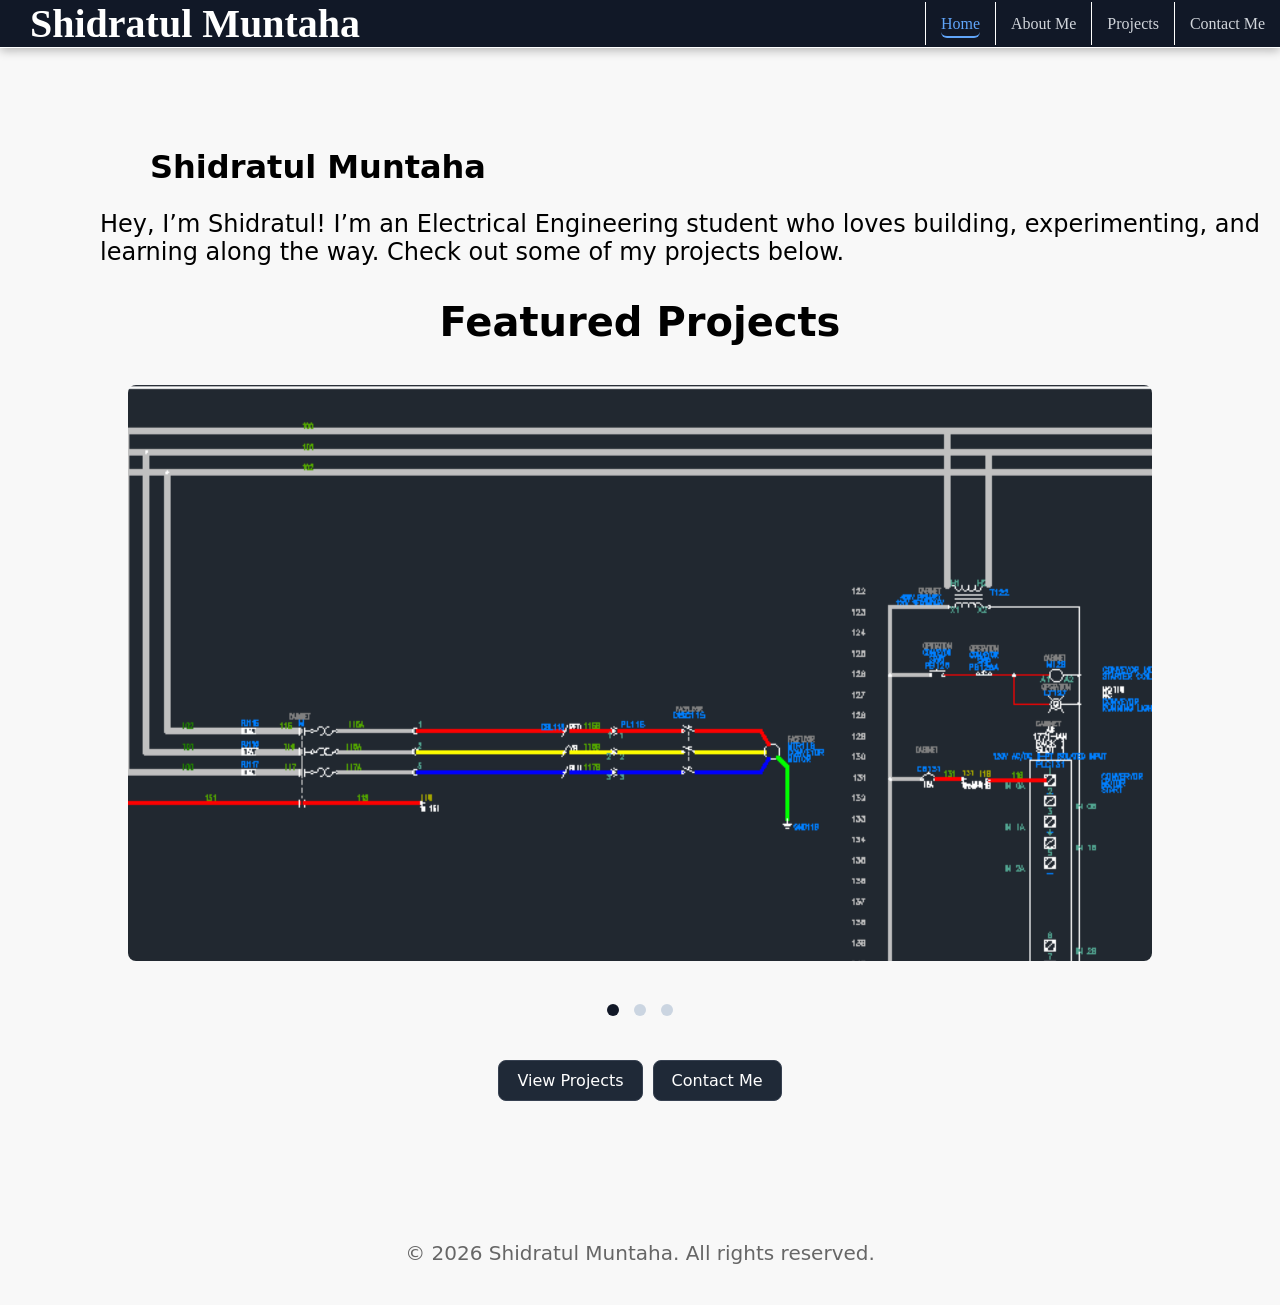
<file: index.html>
<!DOCTYPE html>
<html>
<head>
    <title>Shidratul Muntaha - Home</title>
    <meta charset="UTF-8">
    <meta name="description" content="A Personal Portfolio Website" />
    <meta name="author" content="Shidratul Muntaha">
    <meta name="viewport" content="width=device-width, initial-scale=1.0">
    <link rel="stylesheet" href="style.css">
</head>
<body>
    <nav class="navbar">
        <h2 class="logo">Shidratul Muntaha</h2>
        <ul class="navlinks">
            <li><a href="index.html" class="active">Home</a></li>
            <li><a href="about.html">About Me</a></li>
            <li><a href="projects.html">Projects</a></li>
            <li><a href="contact.html">Contact Me</a></li>
        </ul>
    </nav>

    <h1 class="heading">Shidratul Muntaha</h1>
    <p class="text"><span> </span> Hey, I’m Shidratul! I’m an Electrical Engineering student who loves building, experimenting, and learning along the way. Check out some of my projects below.</p>

    <h2 class="subheading">Featured Projects</h2>

    <div class="slider">
        <div class="track">
            <img src="images/Three-Phase Motor- Image1.png" alt="OpenGL Renderer">
            <img src="images/2D-Game-Image1.png" alt="Platformer">
            <img src="images/aslprojectphoto (1).png" alt="Project 3">
        </div>
    </div>

    <div class="dots">
        <span class="dot active"></span>
        <span class="dot"></span>
        <span class="dot"></span>
    </div>

    <div class="btn-container">
        <a href="projects.html" class="btn">View Projects</a>
        <a href="contact.html" class="btn">Contact Me</a>
    </div>
    <footer style="width: 100%; text-align: center; margin-top: 100px; padding: 20px; color: #666; font-size: 20px;">
        <p>© 2026 Shidratul Muntaha. All rights reserved.</p>
    </footer>

    <script src="script.js"></script>
</body>
</html>
</file>
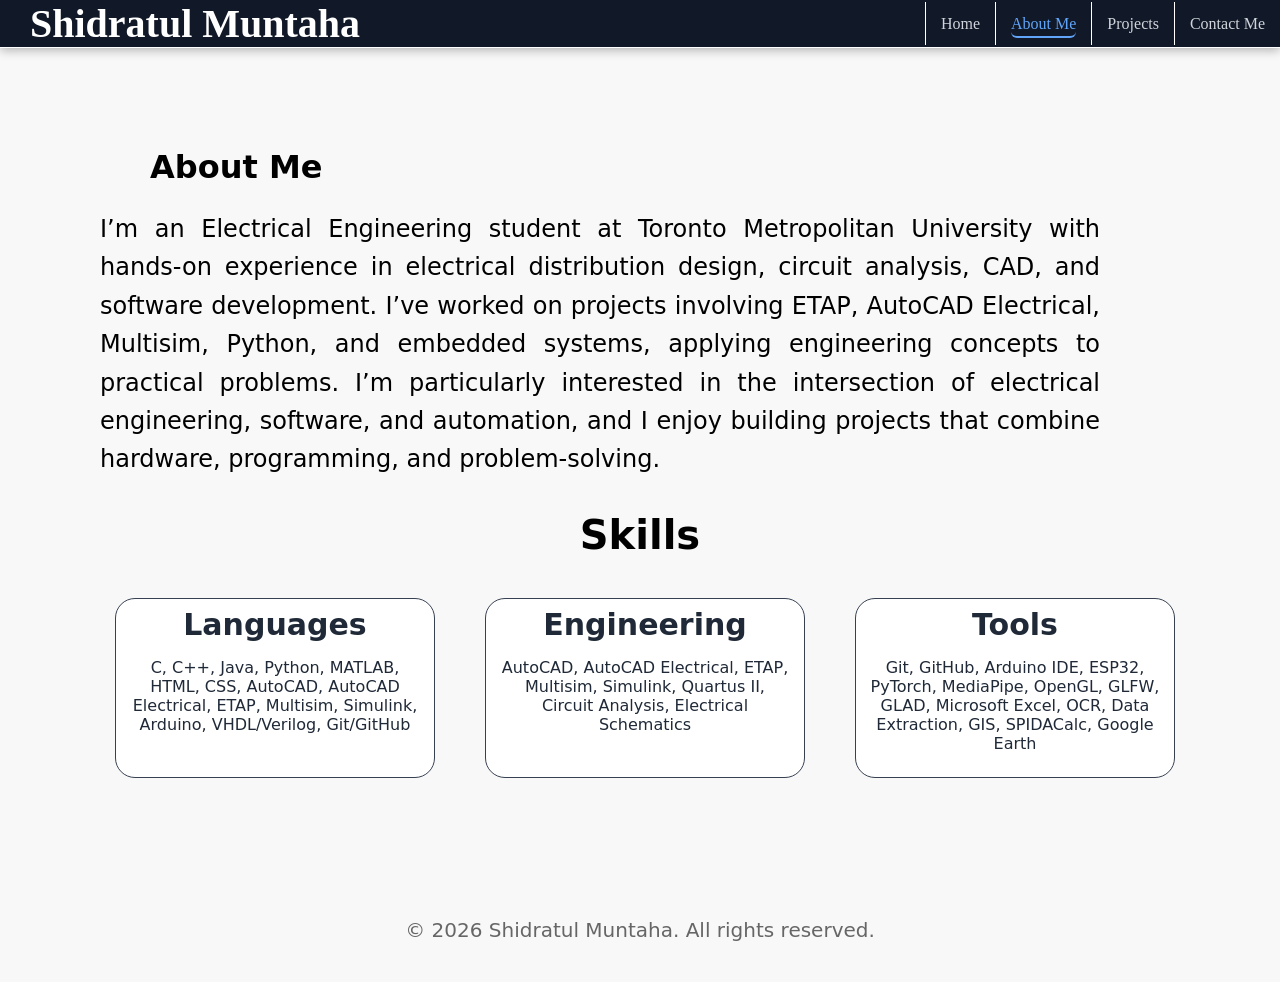
<file: about.html>
<!DOCTYPE html>
<html>
<head>
    <title>Shidratul Muntaha - About Me</title>
    <meta charset="UTF-8">
    <meta name="description" content="A Personal Portfolio Website" />
    <meta name="author" content="Shidratul Muntaha">
    <meta name="viewport" content="width=device-width, initial-scale=1.0">
    <link rel="stylesheet" href="style.css">
</head>
<body>
    <nav class="navbar">
        <h2 class="logo">Shidratul Muntaha</h2>
        <ul class="navlinks">
            <li><a href="index.html">Home</a></li>
            <li><a href="about.html" class="active">About Me</a></li>
            <li><a href="projects.html">Projects</a></li>
            <li><a href="contact.html">Contact Me</a></li>
        </ul>
    </nav>

    <h1 class="heading">About Me</h1>
    <p class="text about">I’m an Electrical Engineering student at Toronto Metropolitan University with hands-on experience in electrical distribution design, circuit analysis, CAD, and software development. I’ve worked on projects involving ETAP, AutoCAD Electrical, Multisim, Python, and embedded systems, applying engineering concepts to practical problems. I’m particularly interested in the intersection of electrical engineering, software, and automation, and I enjoy building projects that combine hardware, programming, and problem-solving.</p>

    <h2 class="subheading">Skills</h2>
    <div class="container">
        <div class="textbox">
            <h3>Languages</h3>
            <p>C, C++, Java, Python, MATLAB, HTML, CSS, AutoCAD, AutoCAD Electrical, ETAP, Multisim, Simulink, Arduino, VHDL/Verilog, Git/GitHub</p>
        </div>

        <div class="textbox">
            <h3>Engineering</h3>
            <p>AutoCAD, AutoCAD Electrical, ETAP, Multisim, Simulink, Quartus II, Circuit Analysis, Electrical Schematics</p>
        </div>
        <div class="textbox">
            <h3>Tools</h3>
            <p>Git, GitHub, Arduino IDE, ESP32, PyTorch, MediaPipe, OpenGL, GLFW, GLAD, Microsoft Excel, OCR, Data Extraction, GIS, SPIDACalc, Google Earth</p>
        </div>
    </div>

    <footer style="width: 100%; text-align: center; margin-top: 100px; padding: 20px; color: #666; font-size: 20px;">
        <p>© 2026 Shidratul Muntaha. All rights reserved.</p>
    </footer>
</body>
</html>
</file>
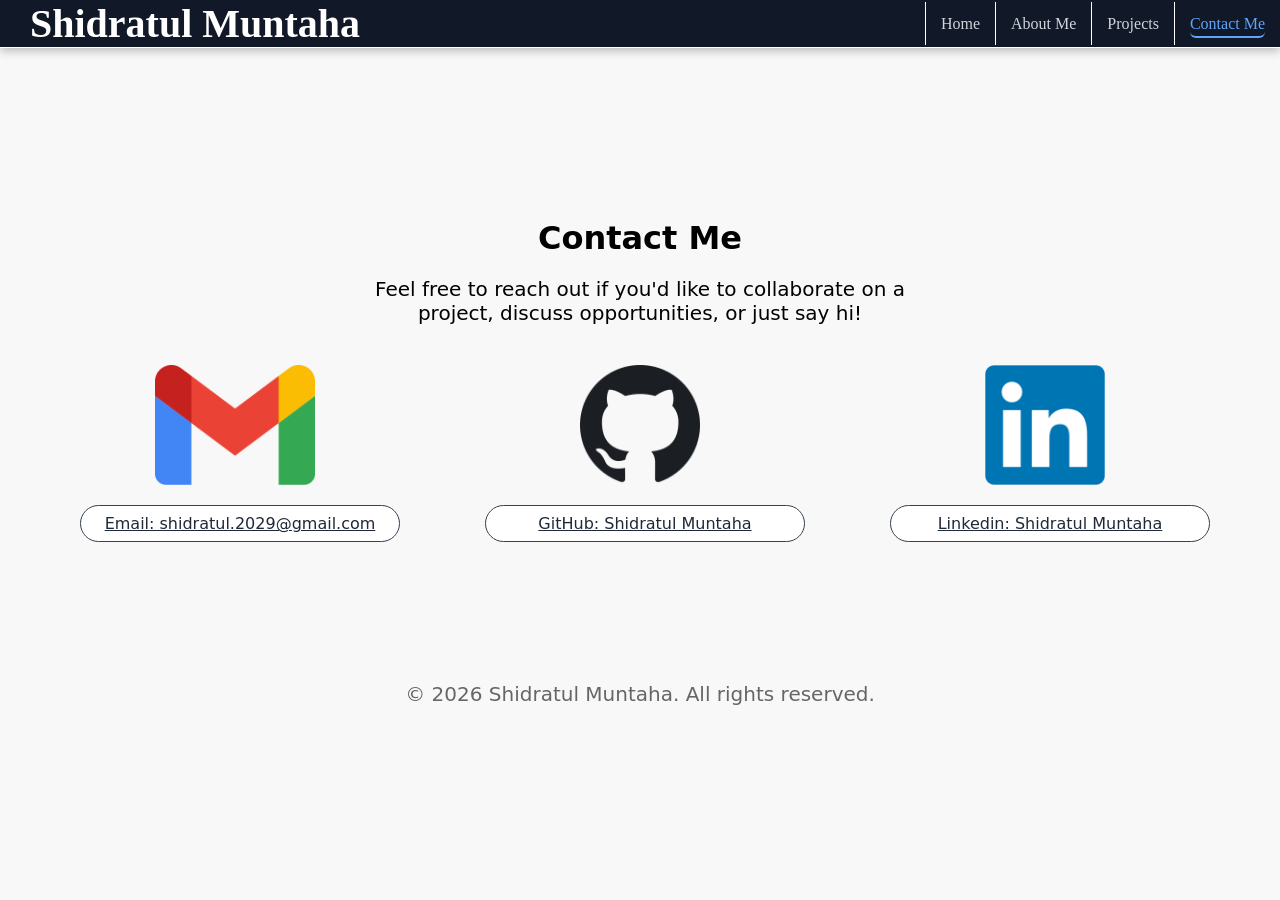
<file: contact.html>
<!DOCTYPE html>
<html>
<head>
    <title>Shidratul Muntaha - Contact Me</title>
    <meta charset="UTF-8">
    <meta name="description" content="A Personal Portfolio Website" />
    <meta name="author" content="Shidratul Muntaha">
    <meta name="viewport" content="width=device-width, initial-scale=1.0">
    <link rel="stylesheet" href="style.css">
</head>
<body>
    <nav class="navbar">
        <h2 class="logo">Shidratul Muntaha</h2>
        <ul class="navlinks">
            <li><a href="index.html">Home</a></li>
            <li><a href="about.html">About Me</a></li>
            <li><a href="projects.html">Projects</a></li>
            <li><a href="contact.html" class="active">Contact Me</a></li>
        </ul>
    </nav>

    <div class="contact-content">
        <h1>Contact Me</h1>
        <p>Feel free to reach out if you'd like to collaborate on a project, discuss opportunities, or just say hi!</p>
        <div class="contact-container">
            <div class="contact-item">
                <img src="images/330px-Gmail_icon_(2020).svg.webp" alt="Gmail image">
                <a class="textbox" href="mailto:shidratul.2029@gmail.com">
                    Email: shidratul.2029@gmail.com
                </a>
            </div>
            <div class="contact-item">
                <img src="images/250px-Octicons-mark-github.svg.webp" alt="Github image">
                <a class="textbox" href="https://github.com/Shidratul-Muntaha" target="_blank" rel="noopener noreferrer">
                    GitHub: Shidratul Muntaha
                </a>
            </div>
            <div class="contact-item">
                <img src="images/250px-LinkedIn_logo_initials.png" alt="Linkedin image">
                <a class="textbox" href="https://www.linkedin.com/in/shidratul-muntaha-52687a339/" target="_blank" rel="noopener noreferrer">
                    Linkedin: Shidratul Muntaha
                </a>
            </div>
        </div>
        <footer style="text-align: center; margin-top: 100px; padding: 20px; color: #666;">
            <p>© 2026 Shidratul Muntaha. All rights reserved.</p>
        </footer>
    </div>
</body>
</html>
</file>
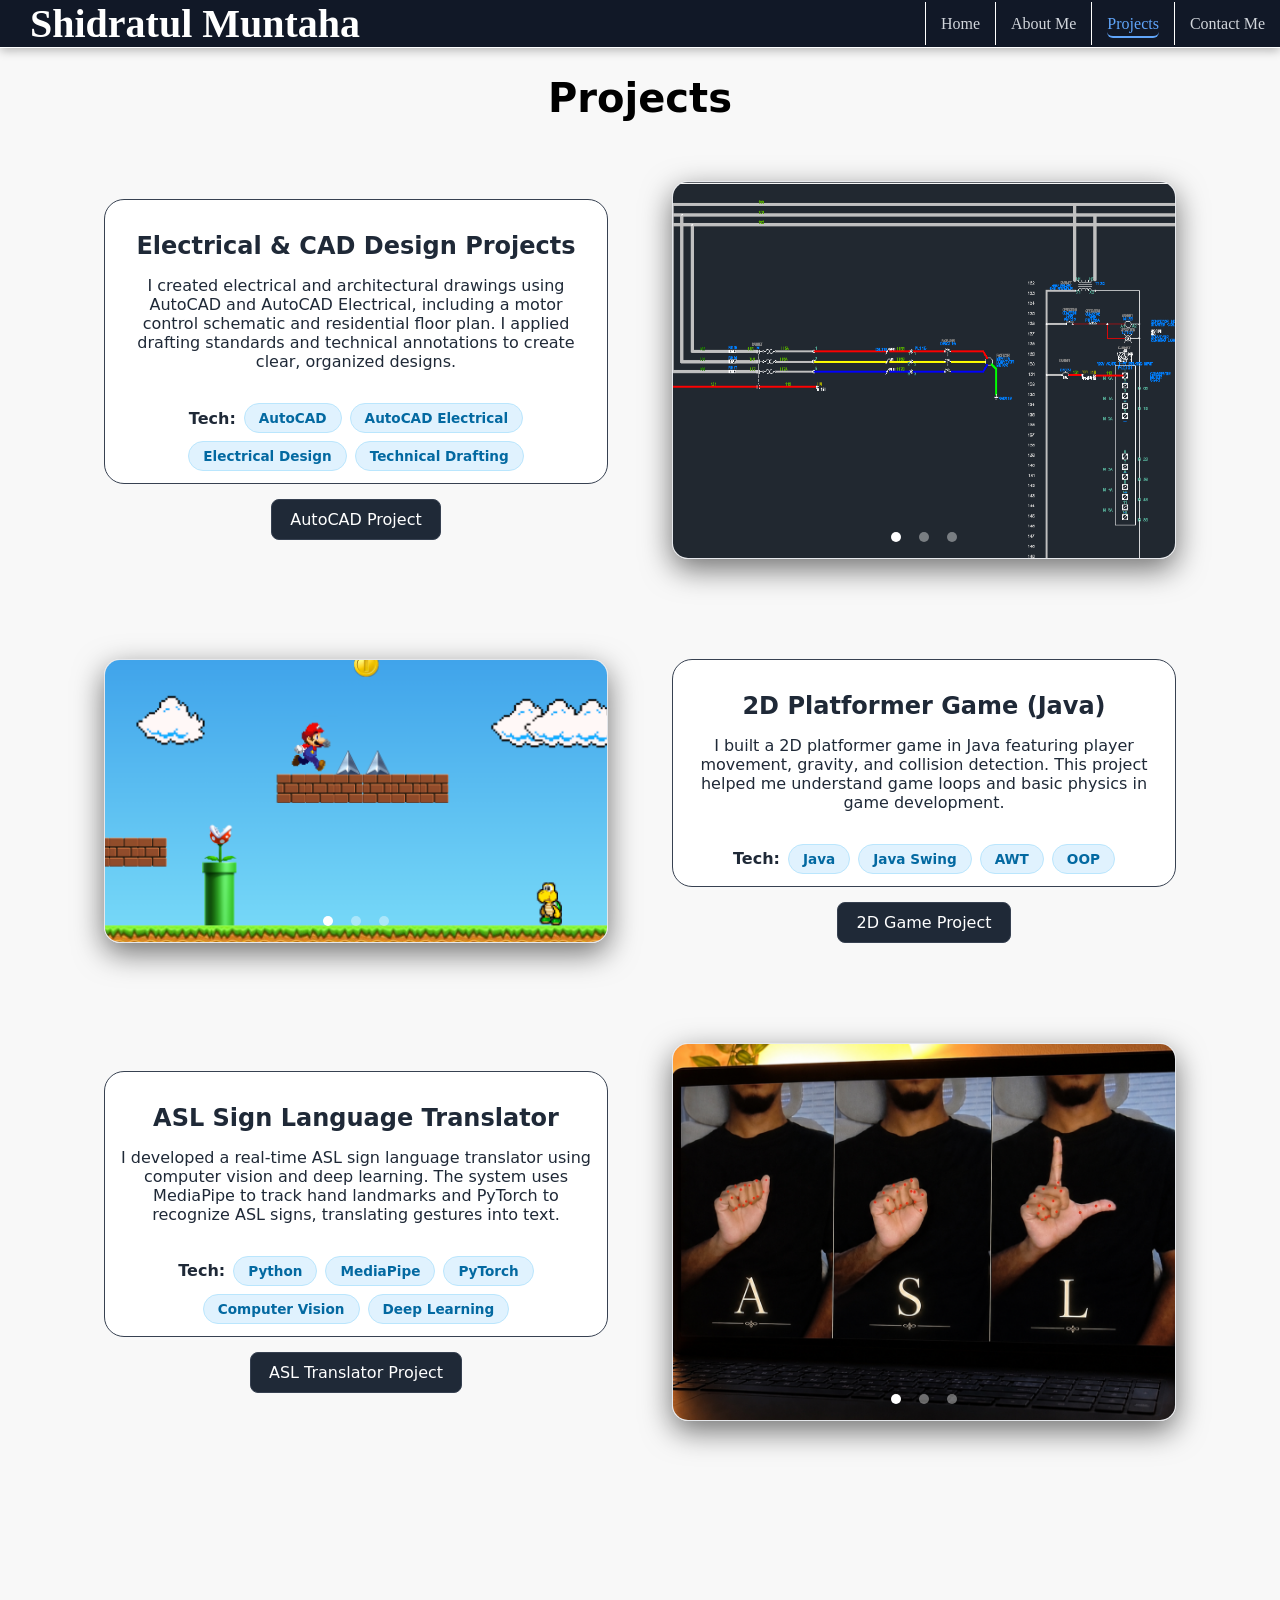
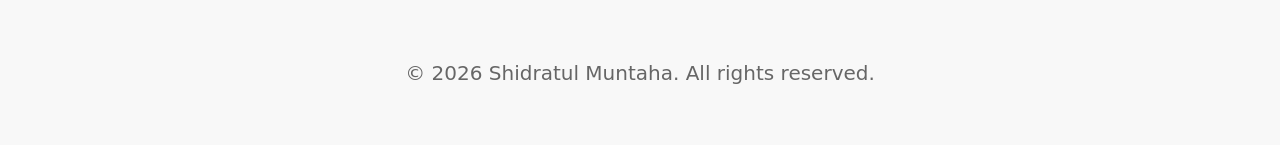
<file: projects.html>
<!DOCTYPE html>
<html>
<head>
    <title>Shidratul Muntaha - Projects</title>
    <meta charset="UTF-8">
    <meta name="description" content="A Personal Portfolio Website" />
    <meta name="author" content="Shidratul Muntaha">
    <meta name="viewport" content="width=device-width, initial-scale=1.0">
    <link rel="stylesheet" href="style.css">
</head>
<body>
    <nav class="navbar">
        <h2 class="logo">Shidratul Muntaha</h2>
        <ul class="navlinks">
            <li><a href="index.html">Home</a></li>
            <li><a href="about.html">About Me</a></li>
            <li><a href="projects.html" class="active">Projects</a></li>
            <li><a href="contact.html">Contact Me</a></li>
        </ul>
    </nav>
    
    <h1 class="subheading">Projects</h1>

    <div class="project-content">
        <div class="project-row">
            <div class="project-details">
                <div class="projectbox">
                    <h2>Electrical & CAD Design Projects</h2>
                    <p>I created electrical and architectural drawings using AutoCAD and AutoCAD Electrical, including a motor control schematic and residential floor plan. I applied drafting standards and technical annotations to create clear, organized designs.</p>
                    <div class="tech-badges">
                        <strong>Tech:</strong> 
                        <span>AutoCAD</span>
                        <span>AutoCAD Electrical</span>
                        <span>Electrical Design</span>
                        <span>Technical Drafting</span>
                    </div>
                </div>
                <a href="https://github.com/Shidratulm/AutoCad-projects" class="btn" target="_blank" rel="noopener noreferrer">AutoCAD Project</a>
            </div>
            <div class="project-visuals">
                <div class="project-slider">
                    <div class="slider-track">
                        <div class="project-slide">
                            <img src="images/Three-Phase Motor- Image1.png" alt="Model Import Slide" class="row-media">
                        </div>
                        <div class="project-slide">
                            <img src="images/Floor-Plan-Image2.png" alt="Lighting Scene Slide" class="row-media">
                        </div>
                        <div class="project-slide">
                            <img src="images/Three-Phase-Motor-Image3.png" alt="Stencil Outline Side" class="row-media">
                        </div>
                    </div>
                    <div class="project-slider-dots">
                        <span class="dot active" data-index="0"></span>
                        <span class="dot" data-index="1"></span>
                        <span class="dot" data-index="2"></span>
                    </div>
                </div>
            </div>
        </div>
        <div class="project-row flipped">
            <div class="project-details">
                <div class="projectbox">
                    <h2>2D Platformer Game (Java)</h2>
                    <p>I built a 2D platformer game in Java featuring player movement, gravity, and collision detection. This project helped me understand game loops and basic physics in game development.</p>
                    <div class="tech-badges">
                        <strong>Tech:</strong> 
                        <span>Java</span>
                        <span>Java Swing</span>
                        <span>AWT</span>
                        <span>OOP</span>
                    </div>
                </div>
                <a href="https://github.com/Shidratulm/2D-platformer-game" class="btn" target="_blank" rel="noopener noreferrer">2D Game Project</a>
            </div>
            <div class="project-visuals">
                <div class="project-slider large-slider">
                    <div class="slider-track">
                        <div class="project-slide">
                            <img src="images/2D-Game-Image1.png" alt="2D Game Spikes" class="row-media">
                        </div>
                        <div class="project-slide">
                            <img src="images/2D-Game-Image2.png" alt="2D Game Level One" class="row-media">
                        </div>
                        <div class="project-slide">
                            <img src="images/2D-Game-Image3.png" alt="2D Game Fire Flower" class="row-media">
                        </div>
                    </div>
                    <div class="project-slider-dots">
                        <span class="dot active" data-index="0"></span>
                        <span class="dot" data-index="1"></span>
                        <span class="dot" data-index="2"></span>
                    </div>
                </div>
            </div>
        </div>
        <div class="project-row">
            <div class="project-details">
                <div class="projectbox">
                    <h2>ASL Sign Language Translator</h2>
                    <p>I developed a real-time ASL sign language translator using computer vision and deep learning. The system uses MediaPipe to track hand landmarks and PyTorch to recognize ASL signs, translating gestures into text.</p>
                    <div class="tech-badges">
                        <strong>Tech:</strong> 
                        <span>Python</span>
                        <span>MediaPipe</span>
                        <span>PyTorch</span>
                        <span>Computer Vision</span>
                        <span>Deep Learning</span>
                    </div>
                </div>
                <a href="https://github.com/Shidratulm/ASL-sign-language-translator" class="btn" target="_blank" rel="noopener noreferrer">ASL Translator Project</a>
            </div>
            <div class="project-visuals">
                <div class="project-slider">
                    <div class="slider-track">
                        <div class="project-slide">
                            <img src="images/aslprojectphoto (1).png" alt="Model Import Slide" class="row-media">
                        </div>
                        <div class="project-slide">
                            <img src="images/ASL-OpenHand.png" alt="Lighting Scene Slide" class="row-media">
                        </div>
                        <div class="project-slide">
                            <img src="images/ASL-Image1.jpg" alt="Stencil Outline Side" class="row-media">
                        </div>
                    </div>
                    <div class="project-slider-dots">
                        <span class="dot active" data-index="0"></span>
                        <span class="dot" data-index="1"></span>
                        <span class="dot" data-index="2"></span>
                    </div>
                </div>
            </div>
        </div>
        <footer style="text-align: center; margin-top: 100px; padding: 20px; color: #666;">
            <p>© 2026 Shidratul Muntaha. All rights reserved.</p>
        </footer>
    </div>
    <script src="script.js"></script>
</body>
</html>
</file>
<file: style.css>
html, body {
    overflow-x: hidden;
}
body {
    margin: 0;
    padding: 0;
    background: #f8f8f8;
    background-repeat: no-repeat;
    background-attachment: fixed;

    font-family: system-ui, sans-serif;
}
p {
    
}
img {
    display: block;
    max-width: 100%;
}
h1 {
    border-top-style: hidden;
    border-bottom-style: hidden;
    border-right-style: hidden;
    border-left-style: hidden;
}
* {
    box-sizing: border-box;
}

/* targets unique id for one paragraph*/
#p1{
    border: 5px solid;
    width: 500px;
    height: 500px;
    font-size: 22px;
    background-color: cornflowerblue;
    margin-left: auto;
    margin-right: auto;
    color: rgb(0, 65, 0);
}
.heading {
    margin-left: 150px;
    margin-top: 100px;
}
.subheading {
    font-size: 40px;
    margin-bottom: 40px;
    text-align: center;
}
.text {
    margin-left: 100px;
    font-size: 24px;
}
.text.about {
    width: 100%;
    max-width: 1000px;
    margin-left: 100px;
    font-size: 24px;
    line-height: 1.6;
    text-align: justify;
}
.navbar {
    display: flex;
    justify-content: space-between;
    align-items: center;
    padding: 0px 0px;
    background: #111827;
    position: sticky;
    top: 0;
    box-shadow: 0 2px 10px rgba(0,0,0,.3);
    border-bottom: 1px solid white;
}
.logo {
    margin: 0;
    padding-left: 30px;
    font-size: 40px;
    font-family: serif;
    color: white;
}
.navlinks {
    list-style: none;

    display: flex;
    gap: 0px;
    margin: 0;
    padding: 0px 0px;
}
.navlinks a {
    font-family: serif, sans-serif;
    color: #d1d5db;
    text-decoration: none;
    padding: 0px;
    border-radius: 6px;
    transition: 0.2s;
}
.navlinks a:hover {
    color: #60a5fa;
}
.navlinks a.active {
    color: #60a5fa;
    border-bottom: 2px solid #60a5fa;
    padding-bottom: 4px;

}
.navlinks li {
    border-left: 1px solid white;
    padding: 12px 15px;
}
.slider {
    max-width: 1024px;
    height: 576px;
    border-radius: 8px;
    overflow: hidden;
    margin: 40px auto;
    position: relative;
}
.track {
    display: flex;
    transition: transform 0.5s ease-in-out;
}

.track img {
    flex: 0 0 100%;
    width: 100%;
    height: 100%;
    object-fit: cover;
    display: block;
}
.dots {
    text-align: center;
    margin-top: 15px;
}
.dot {
    height: 12px;
    width: 12px;
    margin: 0 5px;
    display: inline-block;
    background-color: #cbd5e1;
    border-radius: 50%;
    cursor: pointer;
    transition: 0.3s;
}
.dot.active {
    background-color: #111827;
}
.textbox {
    margin-left: 10px;
    display: inline-block;
    width: 320px;
    max-width: 100%;
    text-align: center;
    padding: 8px 14px;
    border: 1px solid #374151;
    border-radius: 20px;
    background-color: white;
    color: #1f2937;
}
.textbox h3 {
    margin: 0px;
    font-size: 30px;
    text-align: center;
}
.btn-container {
    margin-top: 40px;
    display: flex;
    justify-content: center;
    gap: 10px;
}
.btn {
    display: inline-block;
    align-self: center;
    padding: 10px 18px;
    background-color: #1f2937;
    color: white;
    text-align: center;
    text-decoration: none;
    border-radius: 8px;
    border: 1px solid #374151;
    transition: 0.2s;
}
.btn:hover {
    transform: translateY(-2px);
    background-color: #111827;
}
.project-content {
    display: flex;
    flex-direction: column;
    align-items: center;
    padding: 20px 64px;
    margin: 0 auto;
    width: 100%;
}
.project-row {
    display: grid;
    grid-template-columns: minmax(0, 1fr) minmax(0, 1fr);
    column-gap: clamp(30px, 5vw, 100px);

    width: 100%;
    
    align-items: center;
    margin-bottom: 100px;
    padding-inline: 40px;
}
.project-row.flipped .project-details {
    order: 2;
}
.project-row.flipped .project-visuals {
    order: 1;
}
.project-details {
    display: flex;
    flex-direction: column;
    flex-wrap: wrap;
    align-items: center;
    justify-content: space-evenly;
    gap: 15px;
}
.project-content footer {
    font-size: 20px;
}
.projectbox {
    display: flex;
    flex-direction: column;
    justify-content: space-between;
    text-align: center;
    width: 100%;
    max-width: 520px;
    padding: 12px 16px;
    border: 1px solid #374151;
    border-radius: 20px;
    background-color: white;
    color: #1f2937;
    transition: transform 0.2s ease, box-shadow 0.2s ease;
}
.projectbox:hover{
    transform: translateY(-5px);
    box-shadow: 0 10px 20px rgba(0, 0, 0, 0.05);
}
.projectbox h2{
    margin-bottom: 0px;
}
.tech-badges {
    display: flex;
    flex-wrap: wrap;
    align-items: center;
    justify-content: center;
    gap: 8px;
    margin-top: 16px;
}
.tech-badges span {
    background-color: #e0f2fe;
    color: #0369a1;
    padding: 6px 14px;
    border-radius: 20px;
    font-size: 0.85rem;
    font-weight: 600;
    border: 1px solid #bae6fd;
}
.project-visuals {  
    width: 100%;
    min-width: 0;
    display: flex;
    justify-content: center;
}
.project-slider {
    position: relative;
    width: 100%;
    max-width: 768px;
    aspect-ratio: 4 / 3;
    overflow: hidden;
    border-radius: 16px;
    border: 1px solid #e5e7eb;
    box-shadow: 0 10px 30px rgba(0, 0, 0, 0.55);
}
.project-slider.large-slider {
    width: 100%;
    max-width: 1024px;
    aspect-ratio: 16 / 9;
}
.slider-track {
    display: flex;
    width: 100%;
    height: 100%;
    transition: transform 0.4s ease-in-out;
}
.project-slide {
    flex: 0 0 100%;
}
.project-slide .row-media {
    width: 100%;
    height: 100%;
    object-fit: cover;
    border-radius: 0;
    border: none;
    box-shadow: none;
}
.project-slider-dots {
    position: absolute;
    bottom: 16px;
    left: 50%;
    transform: translateX(-50%);
    display: flex;
    gap: 8px;
    z-index: 10;
}
.project-slider-dots .dot {
    width: 10px;
    height: 10px;
    background-color: rgba(255, 255, 255, 0.4);
    border-radius: 50%;
    cursor: pointer;
    transition: background-color 0.3s ease;
}

.project-slider-dots .dot.active {
    background-color: #ffffff;
}
.container {
    display: flex;
    flex-wrap: wrap;
    justify-content: center;
    gap: 40px;
    padding: 0 40px;
}
.contact-content {
    margin-top: 150px;
    display: flex;
    flex-direction: column;
    align-items: center;
    text-align: center;
    justify-content: center;
}
.contact-content h1 {
    margin-bottom: 0px;
}
.contact-content p {
    font-size: 20px;
    max-width: 600px;
}
.contact-container {
    margin-top: 20px;
    display: flex;
    flex-wrap: wrap;
    justify-content: center;
    gap: 75px;
}
.contact-item {
    display: flex;
    flex-direction: column;
    align-items: center;
}
.contact-item .textbox{
    display: inline-flex;
    align-items: center;
    justify-content: center;
    transition: background-color 0.2s ease, transform 0.2s ease;
}
.contact-item .textbox:hover{
    background-color: #f1f3f5;
    transform: translateY(-2px);
}
.contact-item img {
    height: 100%;
    max-height: 120px;
    width: auto;
    margin-bottom: 20px;
}

.odd {
    /* multiple fonts in case the first font is not supported by the browser*/
    font-family: consolas, roboto, sans-serif;
    font-style: italic;
    font-weight: 400;
    text-decoration: red dotted underline;
    background-color: cadetblue;
    font-size: 24px;
}
</file>
